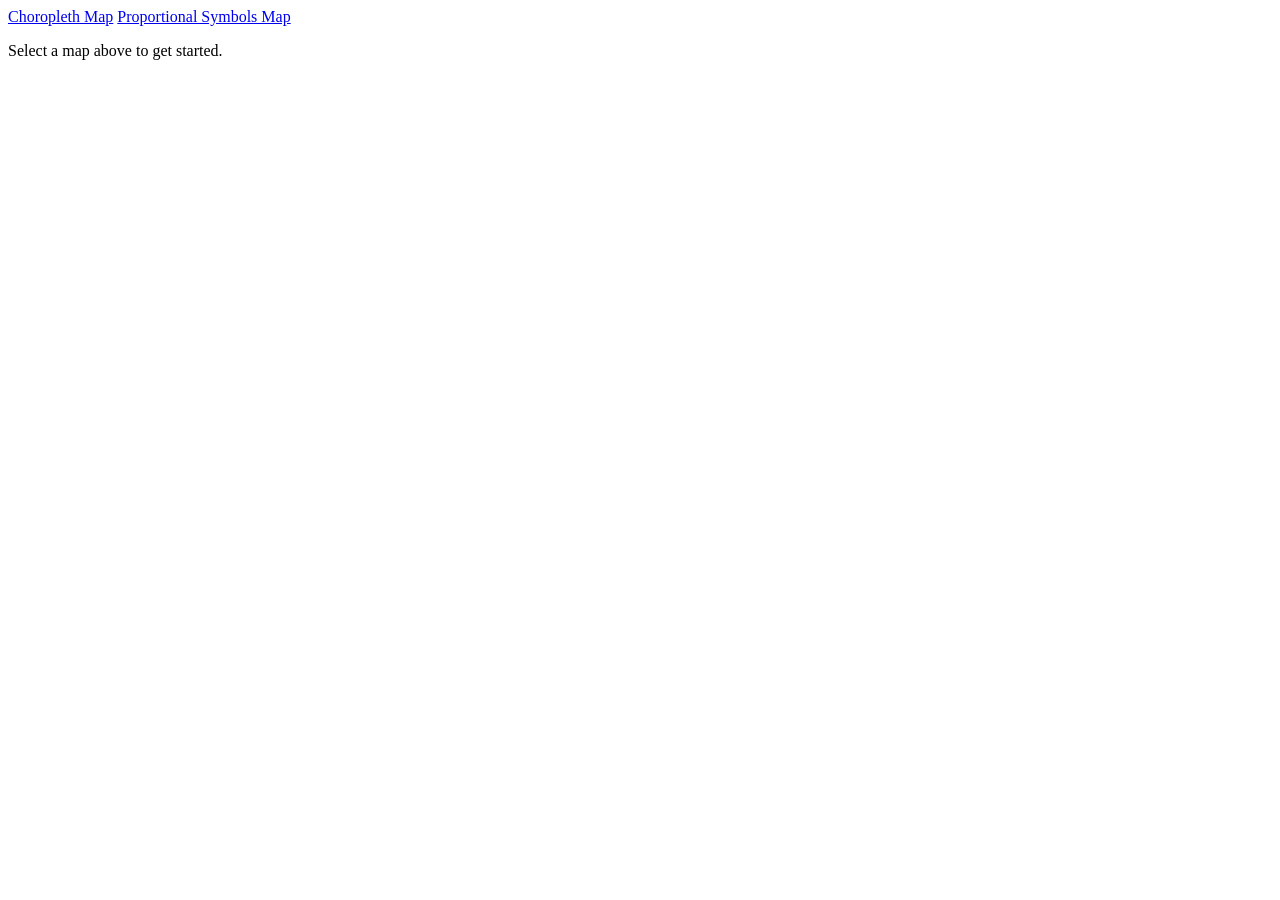
<file: index.html>
<!DOCTYPE html>
<html lang="en">
<head>
  <meta charset="utf-8">
  <title>Covid Data of the United States Visualized</title>
  <meta name="viewport" content="width=device-width, initial-scale=1">
  <link href="https://fonts.googleapis.com/css2?family=Open+Sans:wght@400;600&display=swap" rel="stylesheet">
</head>
<body>
  <nav>
    <a href="map1.html">Choropleth Map</a>
    <a href="map2.html">Proportional Symbols Map</a>
  </nav>
  <p class="info">Select a map above to get started.</p>
</body>
</html>
</file>
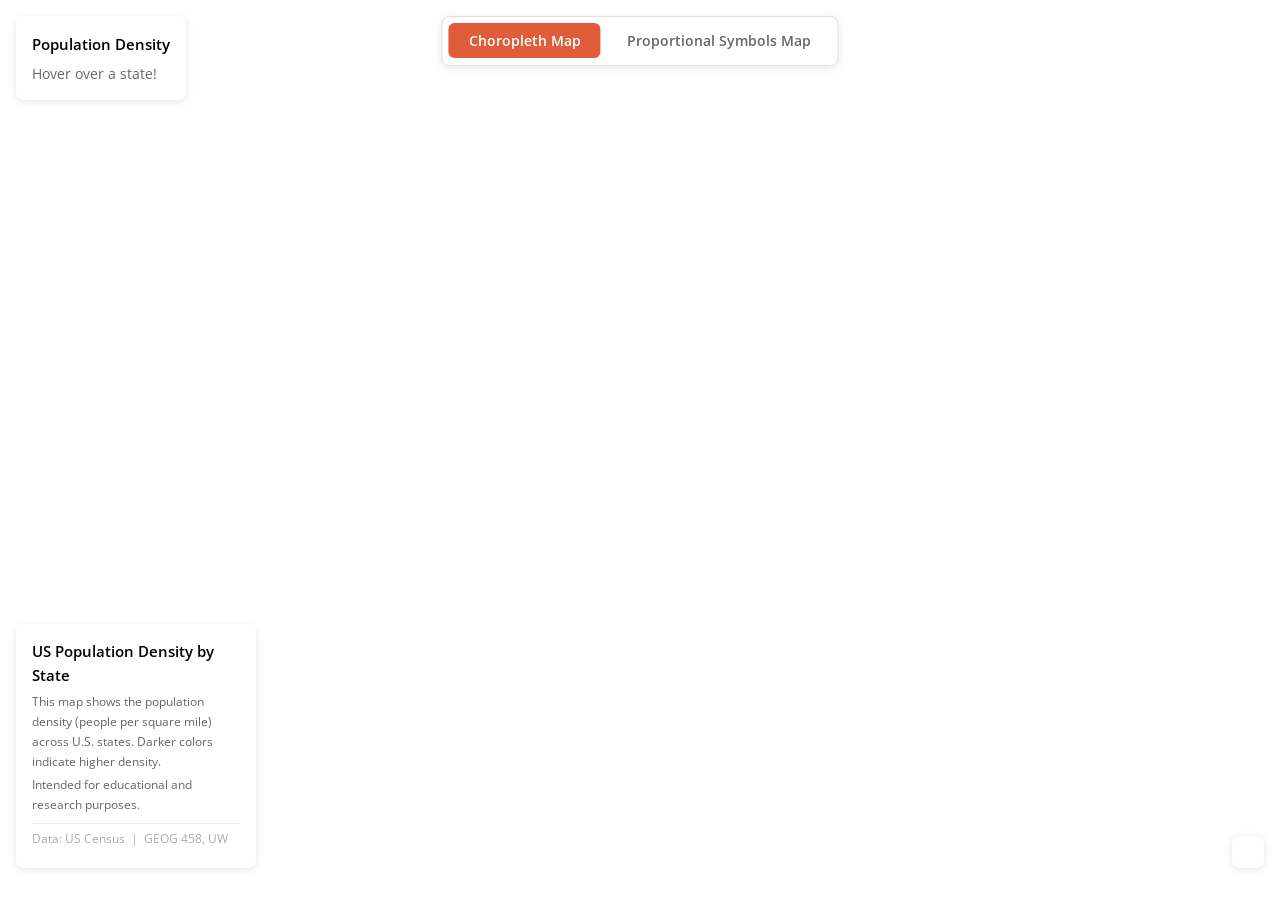
<file: map1.html>
<!DOCTYPE html>
<html>
<head>
    <meta charset="utf-8">
    <title>Choropleth Map – US Population Density</title>
    <meta name="viewport" content="initial-scale=1,maximum-scale=1,user-scalable=no">
    <link href="https://api.mapbox.com/mapbox-gl-js/v2.5.0/mapbox-gl.css" rel="stylesheet">
    <script src="https://api.mapbox.com/mapbox-gl-js/v2.5.0/mapbox-gl.js"></script>
    <link href="https://fonts.googleapis.com/css2?family=Open+Sans:wght@400;600&display=swap" rel="stylesheet">
    <style>
        * { box-sizing: border-box; margin: 0; padding: 0; }
        body { font-family: 'Open Sans', sans-serif; }

        #map {
            position: absolute;
            top: 0; left: 0;
            width: 100%; height: 100%;
        }

        #navbar {
            position: fixed;
            top: 1rem;
            left: 50%;
            transform: translateX(-50%);
            background: white;
            border: 1px solid #e0e0e0;
            border-radius: 8px;
            padding: 0.4rem;
            display: flex;
            gap: 0.4rem;
            z-index: 10;
            box-shadow: 0 2px 8px rgba(0,0,0,0.1);
        }

        #navbar a {
            text-decoration: none;
            color: #666;
            font-size: 0.9rem;
            font-weight: 600;
            padding: 0.5rem 1.25rem;
            border-radius: 6px;
            transition: background 0.2s, color 0.2s;
            white-space: nowrap;
        }

        #navbar a:hover { background: #f0f0f0; color: #333; }
        #navbar a.active { background: #e05c3a; color: white; }

        .map-overlay {
            position: absolute;
            background: white;
            border-radius: 8px;
            padding: 1rem;
            box-shadow: 0 2px 8px rgba(0,0,0,0.1);
            font-size: 0.85rem;
            line-height: 1.6;
        }

        #features {
            top: 1rem;
            left: 1rem;
            min-width: 160px;
        }

        #features h2 { font-size: 0.95rem; font-weight: 600; margin-bottom: 0.4rem; }
        #features p { color: #666; }
        #features h3 { font-size: 0.9rem; margin-bottom: 0.2rem; }

        #info {
            bottom: 2rem;
            left: 1rem;
            max-width: 240px;
        }

        #info h3 {
            font-size: 0.92rem;
            font-weight: 600;
            margin-bottom: 0.3rem;
        }

        #info p {
            font-size: 0.78rem;
            color: #666;
            margin-bottom: 0.2rem;
        }

        #info .source {
            font-size: 0.72rem;
            color: #aaa;
            margin-top: 0.5rem;
            border-top: 1px solid #eee;
            padding-top: 0.4rem;
        }

        #legend {
            bottom: 2rem;
            right: 1rem;
            line-height: 1.8;
        }

        #legend b { display: block; margin-bottom: 0.4rem; font-size: 0.85rem; }

        .legend-key {
            display: inline-block;
            width: 14px;
            height: 14px;
            border-radius: 3px;
            margin-right: 6px;
            vertical-align: middle;
        }

        .mapboxgl-popup-content {
            font-family: 'Open Sans', sans-serif;
            font-size: 0.85rem;
            padding: 0.75rem 1rem;
            border-radius: 8px;
        }

        .mapboxgl-popup-content h3 {
            font-size: 0.95rem;
            font-weight: 600;
            margin-bottom: 0.3rem;
        }

        .mapboxgl-popup-content p { color: #555; }
    </style>
</head>
<body>

    <div id="map"></div>

    <div id="navbar">
        <a href="map1.html" class="active">Choropleth Map</a>
        <a href="map2.html">Proportional Symbols Map</a>
    </div>

    <div class="map-overlay" id="features">
        <h2>Population Density</h2>
        <div id="text-description">
            <p>Hover over a state!</p>
        </div>
    </div>

    <div class="map-overlay" id="info">
        <h3>US Population Density by State</h3>
        <p>This map shows the population density (people per square mile) across U.S. states. Darker colors indicate higher density.</p>
        <p>Intended for educational and research purposes.</p>
        <p class="source">Data: US Census &nbsp;|&nbsp; GEOG 458, UW</p>
    </div>

    <div class="map-overlay" id="legend"></div>

    <script>
        mapboxgl.accessToken = 'pk.eyJ1IjoicGxlb25uIiwiYSI6ImNtbXR3c2F5bDIyOWEyc29tbDd3ZXc5aWEifQ.uH6hJ7qTyG_0rnhWgexuFg';

        const map = new mapboxgl.Map({
            container: 'map',
            style: 'mapbox://styles/mapbox/light-v10',
            zoom: 3,
            center: [-100, 40]
        });

        async function geojsonFetch() {
            let response = await fetch('assets/state_data.geojson');
            let state_data = await response.json();

            map.on('load', function () {
                map.addSource('state_data', {
                    type: 'geojson',
                    data: state_data
                });

                map.addLayer({
                    'id': 'state_data_layer',
                    'type': 'fill',
                    'source': 'state_data',
                    'paint': {
                        'fill-color': [
                            'step', ['get', 'density'],
                            '#FFEDA0',
                            10,   '#FED976',
                            25,   '#FEB24C',
                            50,   '#FD8D3C',
                            100,  '#FC4E2A',
                            250,  '#E31A1C',
                            500,  '#BD0026',
                            1000, '#800026'
                        ],
                        'fill-outline-color': '#BBBBBB',
                        'fill-opacity': 0.7
                    }
                });

                const layers = ['0–9', '10–24', '25–49', '50–99', '100–249', '250–499', '500–999', '1000+'];
                const colors = ['#FFEDA0','#FED976','#FEB24C','#FD8D3C','#FC4E2A','#E31A1C','#BD0026','#800026'];

                const legend = document.getElementById('legend');
                legend.innerHTML = '<b>People per sq mile</b>';

                layers.forEach((layer, i) => {
                    const item = document.createElement('div');
                    const key = document.createElement('span');
                    key.className = 'legend-key';
                    key.style.backgroundColor = colors[i];
                    const value = document.createElement('span');
                    value.textContent = layer;
                    item.appendChild(key);
                    item.appendChild(value);
                    legend.appendChild(item);
                });
            });

            map.on('mousemove', ({ point }) => {
                const state = map.queryRenderedFeatures(point, { layers: ['state_data_layer'] });
                document.getElementById('text-description').innerHTML = state.length
                    ? `<h3>${state[0].properties.name}</h3><p><strong>${state[0].properties.density}</strong> people per sq mile</p>`
                    : `<p>Hover over a state!</p>`;
                map.getCanvas().style.cursor = state.length ? 'pointer' : '';
            });
        }

        geojsonFetch();
    </script>

</body>
</html>
</file>
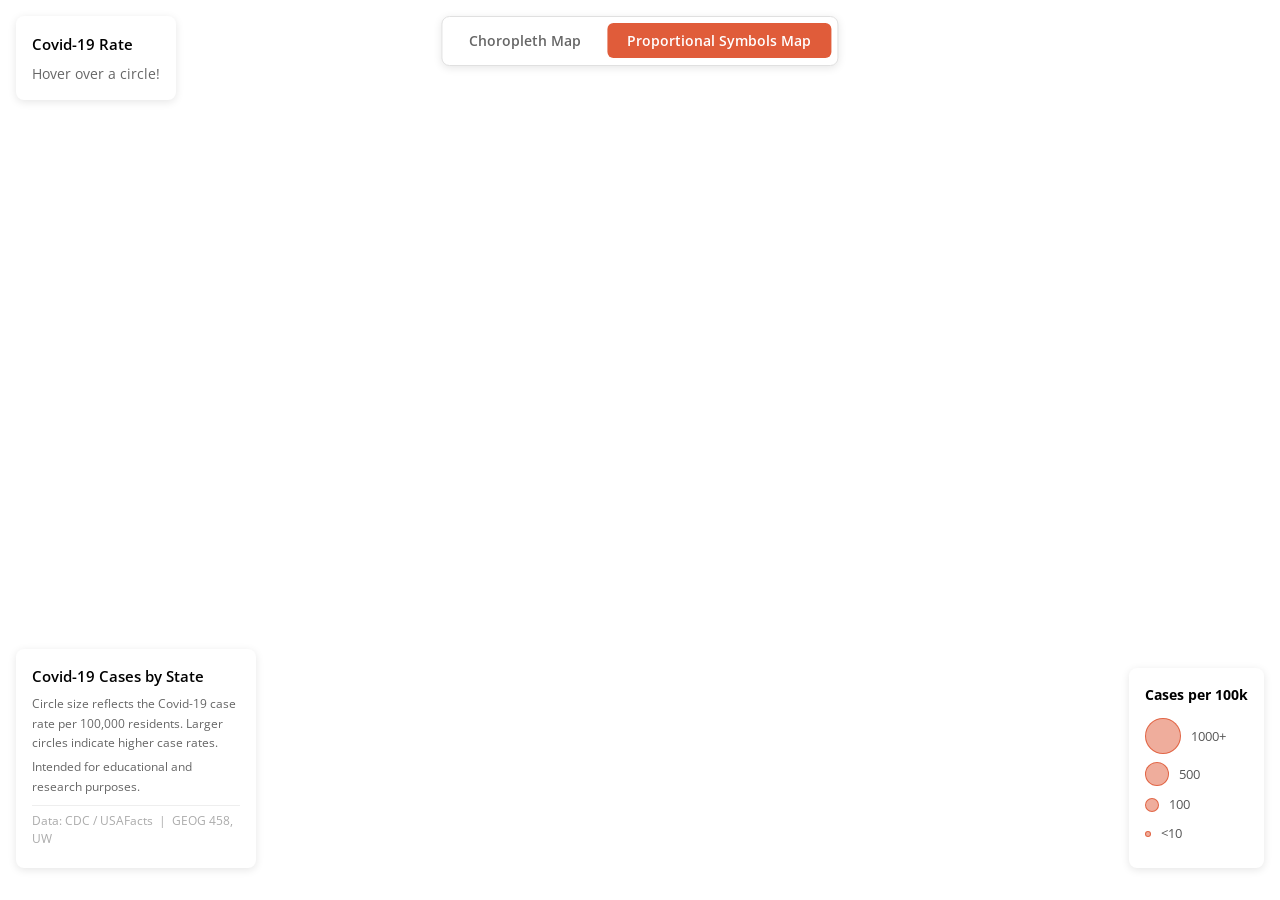
<file: map2.html>
<!DOCTYPE html>
<html>
<head>
    <meta charset="utf-8">
    <title>Proportional Symbols Map – Covid-19 US</title>
    <meta name="viewport" content="initial-scale=1,maximum-scale=1,user-scalable=no">
    <link href="https://api.mapbox.com/mapbox-gl-js/v2.5.0/mapbox-gl.css" rel="stylesheet">
    <script src="https://api.mapbox.com/mapbox-gl-js/v2.5.0/mapbox-gl.js"></script>
    <link href="https://fonts.googleapis.com/css2?family=Open+Sans:wght@400;600&display=swap" rel="stylesheet">
    <style>
        * { box-sizing: border-box; margin: 0; padding: 0; }
        body { font-family: 'Open Sans', sans-serif; }

        #map {
            position: absolute;
            top: 0; left: 0;
            width: 100%; height: 100%;
        }

        /* ── Navbar ── */
        #navbar {
            position: fixed;
            top: 1rem;
            left: 50%;
            transform: translateX(-50%);
            background: white;
            border: 1px solid #e0e0e0;
            border-radius: 8px;
            padding: 0.4rem;
            display: flex;
            gap: 0.4rem;
            z-index: 10;
            box-shadow: 0 2px 8px rgba(0,0,0,0.1);
        }

        #navbar a {
            text-decoration: none;
            color: #666;
            font-size: 0.9rem;
            font-weight: 600;
            padding: 0.5rem 1.25rem;
            border-radius: 6px;
            transition: background 0.2s, color 0.2s;
            white-space: nowrap;
        }

        #navbar a:hover { background: #f0f0f0; color: #333; }
        #navbar a.active { background: #e05c3a; color: white; }

        .map-overlay {
            position: absolute;
            background: white;
            border-radius: 8px;
            padding: 1rem;
            box-shadow: 0 2px 8px rgba(0,0,0,0.1);
            font-size: 0.85rem;
            line-height: 1.6;
        }

        #features {
            top: 1rem;
            left: 1rem;
            min-width: 160px;
        }

        #features h2 { font-size: 0.95rem; font-weight: 600; margin-bottom: 0.4rem; }
        #features p { color: #666; }
        #features h3 { font-size: 0.9rem; margin-bottom: 0.2rem; }

        #info {
            bottom: 2rem;
            left: 1rem;
            max-width: 240px;
        }

        #info h3 {
            font-size: 0.92rem;
            font-weight: 600;
            margin-bottom: 0.3rem;
        }

        #info p {
            font-size: 0.78rem;
            color: #666;
            margin-bottom: 0.2rem;
        }

        #info .source {
            font-size: 0.72rem;
            color: #aaa;
            margin-top: 0.5rem;
            border-top: 1px solid #eee;
            padding-top: 0.4rem;
        }

        #legend {
            bottom: 2rem;
            right: 1rem;
        }

        #legend b { display: block; margin-bottom: 0.75rem; font-size: 0.85rem; }

        .legend-circle-row {
            display: flex;
            align-items: center;
            gap: 0.6rem;
            margin-bottom: 0.5rem;
        }

        .legend-circle {
            border-radius: 50%;
            background: rgba(224, 92, 58, 0.5);
            border: 1px solid rgba(224, 92, 58, 0.9);
            flex-shrink: 0;
        }

        .legend-circle-row span { font-size: 0.82rem; color: #555; }

        .mapboxgl-popup-content {
            font-family: 'Open Sans', sans-serif;
            font-size: 0.85rem;
            padding: 0.75rem 1rem;
            border-radius: 8px;
        }

        .mapboxgl-popup-content h3 {
            font-size: 0.95rem;
            font-weight: 600;
            margin-bottom: 0.3rem;
        }

        .mapboxgl-popup-content p { color: #555; }
    </style>
</head>
<body>

    <div id="map"></div>

    <div id="navbar">
        <a href="map1.html">Choropleth Map</a>
        <a href="map2.html" class="active">Proportional Symbols Map</a>
    </div>

    <div class="map-overlay" id="features">
        <h2>Covid-19 Rate</h2>
        <div id="text-description">
            <p>Hover over a circle!</p>
        </div>
    </div>

    <div class="map-overlay" id="info">
        <h3>Covid-19 Cases by State</h3>
        <p>Circle size reflects the Covid-19 case rate per 100,000 residents. Larger circles indicate higher case rates.</p>
        <p>Intended for educational and research purposes.</p>
        <p class="source">Data: CDC / USAFacts &nbsp;|&nbsp; GEOG 458, UW</p>
    </div>

    <div class="map-overlay" id="legend">
        <b>Cases per 100k</b>
        <div class="legend-circle-row">
            <div class="legend-circle" style="width:36px;height:36px;"></div>
            <span>1000+</span>
        </div>
        <div class="legend-circle-row">
            <div class="legend-circle" style="width:24px;height:24px;"></div>
            <span>500</span>
        </div>
        <div class="legend-circle-row">
            <div class="legend-circle" style="width:14px;height:14px;"></div>
            <span>100</span>
        </div>
        <div class="legend-circle-row">
            <div class="legend-circle" style="width:6px;height:6px;"></div>
            <span>&lt;10</span>
        </div>
    </div>

    <script>
        mapboxgl.accessToken = 'pk.eyJ1IjoicGxlb25uIiwiYSI6ImNtbXR3c2F5bDIyOWEyc29tbDd3ZXc5aWEifQ.uH6hJ7qTyG_0rnhWgexuFg';

        const map = new mapboxgl.Map({
            container: 'map',
            style: 'mapbox://styles/mapbox/light-v10',
            zoom: 3,
            center: [-100, 40]
        });

        async function geojsonFetch() {
            let response = await fetch('assets/state_data.geojson');
            let state_data = await response.json();

            map.on('load', function () {
                map.addSource('state_data', {
                    type: 'geojson',
                    data: state_data
                });

                map.addLayer({
                    'id': 'state_borders',
                    'type': 'fill',
                    'source': 'state_data',
                    'paint': {
                        'fill-color': '#f0f0f0',
                        'fill-outline-color': '#cccccc',
                        'fill-opacity': 0.4
                    }
                });

                map.addLayer({
                    'id': 'state_circles',
                    'type': 'circle',
                    'source': 'state_data',
                    'paint': {
                        'circle-radius': [
                            'interpolate', ['linear'], ['get', 'density'],
                            0,    3,
                            10,   6,
                            50,   10,
                            100,  16,
                            200,  22,
                            500,  30,
                            1000, 40
                        ],
                        'circle-color': 'rgba(224, 92, 58, 0.5)',
                        'circle-stroke-color': 'rgba(224, 92, 58, 0.9)',
                        'circle-stroke-width': 1
                    }
                });
            });

            map.on('mousemove', ({ point }) => {
                const state = map.queryRenderedFeatures(point, { layers: ['state_circles'] });
                document.getElementById('text-description').innerHTML = state.length
                    ? `<h3>${state[0].properties.name}</h3><p><strong>${state[0].properties.density}</strong> cases per 100k</p>`
                    : `<p>Hover over a circle!</p>`;
            });

            map.on('mouseenter', 'state_circles', () => map.getCanvas().style.cursor = 'pointer');
            map.on('mouseleave', 'state_circles', () => map.getCanvas().style.cursor = '');

            map.on('click', 'state_circles', (e) => {
                const props = e.features[0].properties;
                new mapboxgl.Popup()
                    .setLngLat(e.lngLat)
                    .setHTML(`
                        <h3>${props.name}</h3>
                        <p><strong>${props.density}</strong> cases per 100,000 residents</p>
                    `)
                    .addTo(map);
            });
        }

        geojsonFetch();
    </script>

</body>
</html>
</file>
